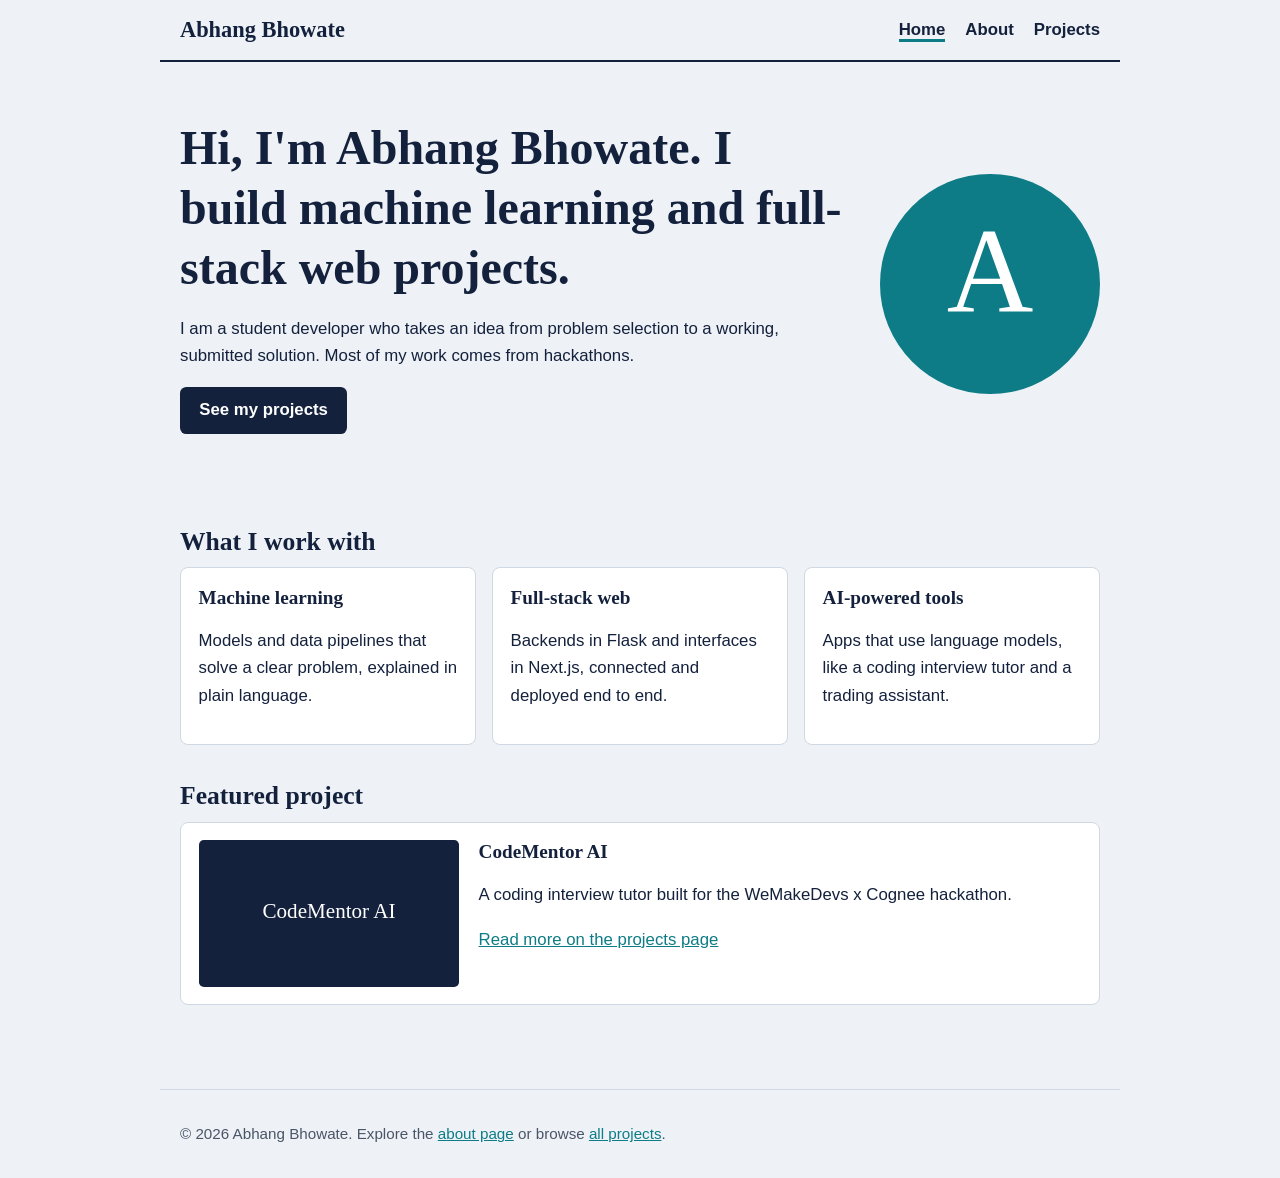
<file: portfolio/index.html>
<!DOCTYPE html>
<html lang="en">
<head>
<meta charset="UTF-8">
<meta name="viewport" content="width=device-width, initial-scale=1">
<title>Abhang Bhowate - ML and Full-Stack Developer Portfolio</title>
<meta name="description" content="Portfolio of Abhang Bhowate, a student developer building machine learning, full-stack web and AI-powered tools. See projects and hackathon work.">
<meta name="robots" content="index, follow">
<meta name="author" content="Abhang Bhowate">
<meta name="theme-color" content="#14213d">
<link rel="canonical" href="https://abhang-portfolio.vercel.app/index.html">
<link rel="icon" href="images/avatar.svg" type="image/svg+xml">
<meta property="og:type" content="website">
<meta property="og:site_name" content="Abhang Bhowate Portfolio">
<meta property="og:title" content="Abhang Bhowate - ML and Full-Stack Developer Portfolio">
<meta property="og:description" content="Portfolio of Abhang Bhowate, a student developer building machine learning, full-stack web and AI-powered tools. See projects and hackathon work.">
<meta property="og:url" content="https://abhang-portfolio.vercel.app/index.html">
<meta property="og:image" content="https://abhang-portfolio.vercel.app/images/og-cover.svg">
<meta name="twitter:card" content="summary_large_image">
<link rel="stylesheet" href="style.css">
<script type="application/ld+json">
{"@context":"https://schema.org","@type":"Person","name":"Abhang Bhowate","url":"https://abhang-portfolio.vercel.app/","image":"https://abhang-portfolio.vercel.app/images/avatar.svg","jobTitle":"Student Developer","description":"Builder working on machine learning, full-stack web and AI tools.","knowsAbout":["Machine Learning","Flask","Next.js","Web Development","AI Tools"]}
</script>
</head>
<body>
<a class="skip" href="#main">Skip to main content</a>
<header>
<a class="logo" href="index.html">Abhang Bhowate</a>
<nav aria-label="Main navigation"><ul>
<li><a href="index.html" aria-current="page">Home</a></li>
<li><a href="about.html">About</a></li>
<li><a href="projects.html">Projects</a></li>
</ul></nav>
</header>
<main id="main">
<section class="hero" aria-labelledby="hero-title">
<div>
<h1 id="hero-title">Hi, I'm Abhang Bhowate. I build machine learning and full-stack web projects.</h1>
<p>I am a student developer who takes an idea from problem selection to a working, submitted solution. Most of my work comes from hackathons.</p>
<p><a class="btn" href="projects.html">See my projects</a></p>
</div>
<img src="images/avatar.svg" alt="Illustration of Abhang Bhowate, developer and hackathon participant" width="220" height="220">
</section>

<section aria-labelledby="skills-title">
<h2 id="skills-title">What I work with</h2>
<div class="grid">
<article class="card"><h3>Machine learning</h3><p>Models and data pipelines that solve a clear problem, explained in plain language.</p></article>
<article class="card"><h3>Full-stack web</h3><p>Backends in Flask and interfaces in Next.js, connected and deployed end to end.</p></article>
<article class="card"><h3>AI-powered tools</h3><p>Apps that use language models, like a coding interview tutor and a trading assistant.</p></article>
</div>
</section>

<section aria-labelledby="featured-title">
<h2 id="featured-title">Featured project</h2>
<article class="card project">
<img src="images/codementor.svg" alt="CodeMentor AI project cover" width="640" height="360" loading="lazy">
<div>
<h3>CodeMentor AI</h3>
<p>A coding interview tutor built for the WeMakeDevs x Cognee hackathon.</p>
<p><a href="projects.html">Read more on the projects page</a></p>
</div>
</article>
</section>
</main>
<footer>
<p>&copy; 2026 Abhang Bhowate. Explore the <a href="about.html">about page</a> or browse <a href="projects.html">all projects</a>.</p>
</footer>
</body>
</html>
</file>
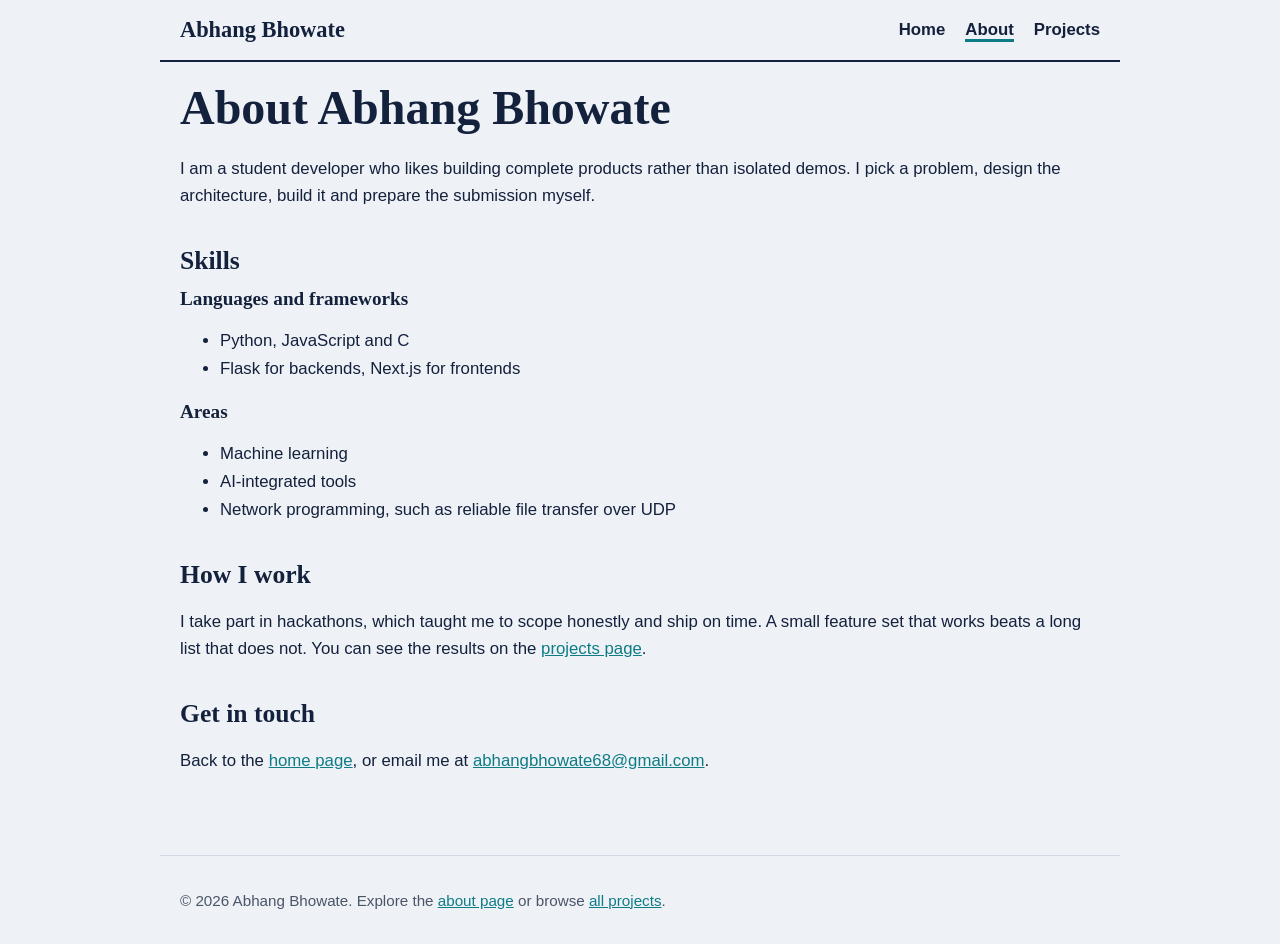
<file: portfolio/about.html>
<!DOCTYPE html>
<html lang="en">
<head>
<meta charset="UTF-8">
<meta name="viewport" content="width=device-width, initial-scale=1">
<title>About Abhang Bhowate - Student Developer</title>
<meta name="description" content="Learn about Abhang Bhowate, a student developer who builds machine learning, Flask and Next.js projects and takes part in hackathons.">
<meta name="robots" content="index, follow">
<meta name="author" content="Abhang Bhowate">
<meta name="theme-color" content="#14213d">
<link rel="canonical" href="https://abhang-portfolio.vercel.app/about.html">
<link rel="icon" href="images/avatar.svg" type="image/svg+xml">
<meta property="og:type" content="profile">
<meta property="og:site_name" content="Abhang Bhowate Portfolio">
<meta property="og:title" content="About Abhang Bhowate - Student Developer">
<meta property="og:description" content="Learn about Abhang Bhowate, a student developer who builds machine learning, Flask and Next.js projects and takes part in hackathons.">
<meta property="og:url" content="https://abhang-portfolio.vercel.app/about.html">
<meta property="og:image" content="https://abhang-portfolio.vercel.app/images/og-cover.svg">
<meta name="twitter:card" content="summary_large_image">
<link rel="stylesheet" href="style.css">
</head>
<body>
<a class="skip" href="#main">Skip to main content</a>
<header>
<a class="logo" href="index.html">Abhang Bhowate</a>
<nav aria-label="Main navigation"><ul>
<li><a href="index.html">Home</a></li>
<li><a href="about.html" aria-current="page">About</a></li>
<li><a href="projects.html">Projects</a></li>
</ul></nav>
</header>
<main id="main">
<h1>About Abhang Bhowate</h1>
<p>I am a student developer who likes building complete products rather than isolated demos. I pick a problem, design the architecture, build it and prepare the submission myself.</p>

<h2>Skills</h2>
<h3>Languages and frameworks</h3>
<ul>
<li>Python, JavaScript and C</li>
<li>Flask for backends, Next.js for frontends</li>
</ul>
<h3>Areas</h3>
<ul>
<li>Machine learning</li>
<li>AI-integrated tools</li>
<li>Network programming, such as reliable file transfer over UDP</li>
</ul>

<h2>How I work</h2>
<p>I take part in hackathons, which taught me to scope honestly and ship on time. A small feature set that works beats a long list that does not. You can see the results on the <a href="projects.html">projects page</a>.</p>

<h2>Get in touch</h2>
<p>Back to the <a href="index.html">home page</a>, or email me at <a href="mailto:abhangbhowate68@gmail.com">abhangbhowate68@gmail.com</a>.</p>
</main>
<footer>
<p>&copy; 2026 Abhang Bhowate. Explore the <a href="about.html">about page</a> or browse <a href="projects.html">all projects</a>.</p>
</footer>
</body>
</html>
</file>
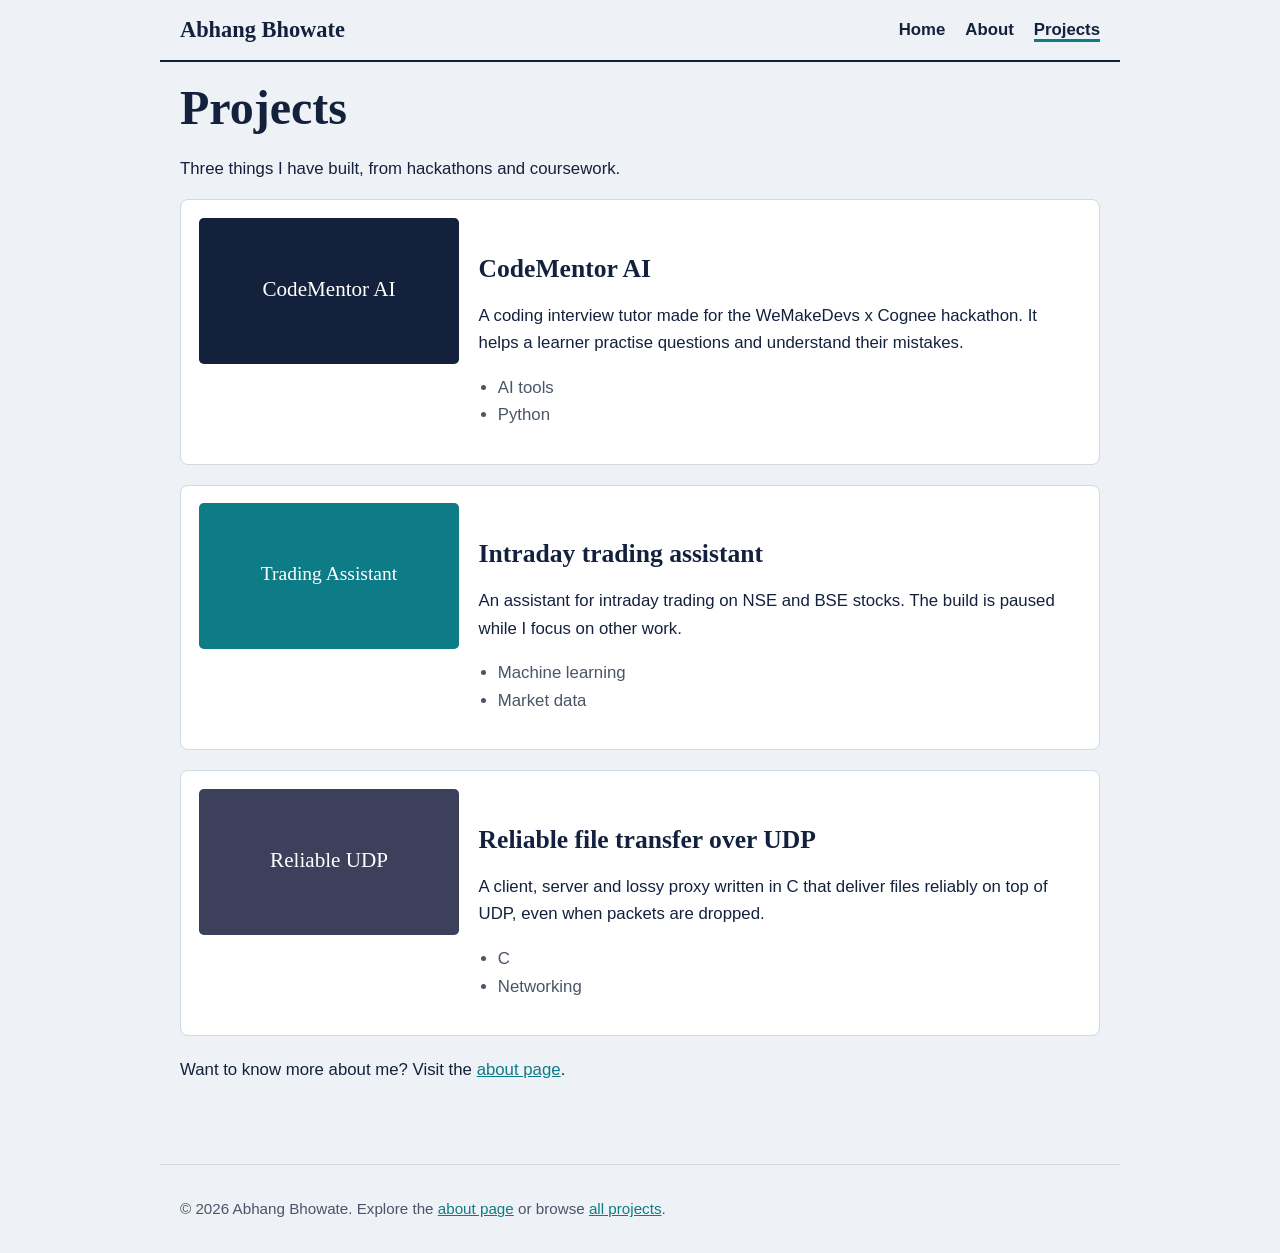
<file: portfolio/projects.html>
<!DOCTYPE html>
<html lang="en">
<head>
<meta charset="UTF-8">
<meta name="viewport" content="width=device-width, initial-scale=1">
<title>Projects by Abhang Bhowate - AI and Networking</title>
<meta name="description" content="Projects by Abhang Bhowate: CodeMentor AI interview tutor, an intraday trading assistant for NSE and BSE, and reliable file transfer over UDP in C.">
<meta name="robots" content="index, follow">
<meta name="author" content="Abhang Bhowate">
<meta name="theme-color" content="#14213d">
<link rel="canonical" href="https://abhang-portfolio.vercel.app/projects.html">
<link rel="icon" href="images/avatar.svg" type="image/svg+xml">
<meta property="og:type" content="website">
<meta property="og:site_name" content="Abhang Bhowate Portfolio">
<meta property="og:title" content="Projects by Abhang Bhowate - AI and Networking">
<meta property="og:description" content="Projects by Abhang Bhowate: CodeMentor AI interview tutor, an intraday trading assistant for NSE and BSE, and reliable file transfer over UDP in C.">
<meta property="og:url" content="https://abhang-portfolio.vercel.app/projects.html">
<meta property="og:image" content="https://abhang-portfolio.vercel.app/images/og-cover.svg">
<meta name="twitter:card" content="summary_large_image">
<link rel="stylesheet" href="style.css">
</head>
<body>
<a class="skip" href="#main">Skip to main content</a>
<header>
<a class="logo" href="index.html">Abhang Bhowate</a>
<nav aria-label="Main navigation"><ul>
<li><a href="index.html">Home</a></li>
<li><a href="about.html">About</a></li>
<li><a href="projects.html" aria-current="page">Projects</a></li>
</ul></nav>
</header>
<main id="main">
<h1>Projects</h1>
<p>Three things I have built, from hackathons and coursework.</p>

<article class="card project">
<img src="images/codementor.svg" alt="CodeMentor AI project cover" width="640" height="360" loading="lazy">
<div>
<h2>CodeMentor AI</h2>
<p>A coding interview tutor made for the WeMakeDevs x Cognee hackathon. It helps a learner practise questions and understand their mistakes.</p>
<ul class="tags"><li>AI tools</li><li>Python</li></ul>
</div>
</article>

<article class="card project">
<img src="images/trading.svg" alt="Intraday trading assistant project cover" width="640" height="360" loading="lazy">
<div>
<h2>Intraday trading assistant</h2>
<p>An assistant for intraday trading on NSE and BSE stocks. The build is paused while I focus on other work.</p>
<ul class="tags"><li>Machine learning</li><li>Market data</li></ul>
</div>
</article>

<article class="card project">
<img src="images/udp.svg" alt="Reliable UDP file transfer project cover" width="640" height="360" loading="lazy">
<div>
<h2>Reliable file transfer over UDP</h2>
<p>A client, server and lossy proxy written in C that deliver files reliably on top of UDP, even when packets are dropped.</p>
<ul class="tags"><li>C</li><li>Networking</li></ul>
</div>
</article>

<p>Want to know more about me? Visit the <a href="about.html">about page</a>.</p>
</main>
<footer>
<p>&copy; 2026 Abhang Bhowate. Explore the <a href="about.html">about page</a> or browse <a href="projects.html">all projects</a>.</p>
</footer>
</body>
</html>
</file>
<file: portfolio/style.css>
:root{--bg:#eef2f6;--ink:#14213d;--muted:#4a5568;--accent:#0e7c86;--card:#fff;--line:#cfd8e3}
*{box-sizing:border-box}
body{margin:0;font:1.05rem/1.65 "Segoe UI",Roboto,Arial,sans-serif;color:var(--ink);background:var(--bg)}
h1,h2,h3{font-family:Georgia,"Times New Roman",serif;line-height:1.25;margin:0 0 .6rem}
h1{font-size:clamp(2rem,5vw,3rem)}h2{font-size:1.6rem;margin-top:2.2rem}h3{font-size:1.2rem}
a{color:var(--accent)}a:focus-visible{outline:3px solid var(--ink);outline-offset:2px}
.skip{position:absolute;left:-999px}.skip:focus{left:1rem;top:1rem;background:#fff;padding:.5rem;z-index:9}
header,main,footer{max-width:60rem;margin:0 auto;padding:1rem 1.25rem}
header{display:flex;flex-wrap:wrap;justify-content:space-between;align-items:center;gap:.5rem;border-bottom:2px solid var(--ink)}
.logo{font:700 1.4rem Georgia,serif;text-decoration:none;color:var(--ink)}
nav ul{display:flex;gap:1.25rem;list-style:none;margin:0;padding:0}
nav a{text-decoration:none;font-weight:600;color:var(--ink)}nav a[aria-current="page"]{border-bottom:3px solid var(--accent)}
.hero{display:grid;grid-template-columns:1fr 220px;gap:2rem;align-items:center;padding:2.5rem 0}
.hero img{width:100%;height:auto;border-radius:50%}
.btn{display:inline-block;background:var(--ink);color:#fff;padding:.6rem 1.2rem;border-radius:.4rem;text-decoration:none;font-weight:600}
.grid{display:grid;grid-template-columns:repeat(auto-fit,minmax(15rem,1fr));gap:1rem}
.card{background:var(--card);border:1px solid var(--line);border-radius:.5rem;padding:1.1rem}
.card img{width:100%;height:auto;border-radius:.3rem}
.project{display:grid;grid-template-columns:260px 1fr;gap:1.25rem;margin-bottom:1.25rem}
ul.tags{padding-left:1.2rem;color:var(--muted)}
footer{border-top:1px solid var(--line);color:var(--muted);margin-top:3rem;font-size:.95rem}
@media(max-width:640px){.hero,.project{grid-template-columns:1fr}.hero img{max-width:180px}}
</file>
